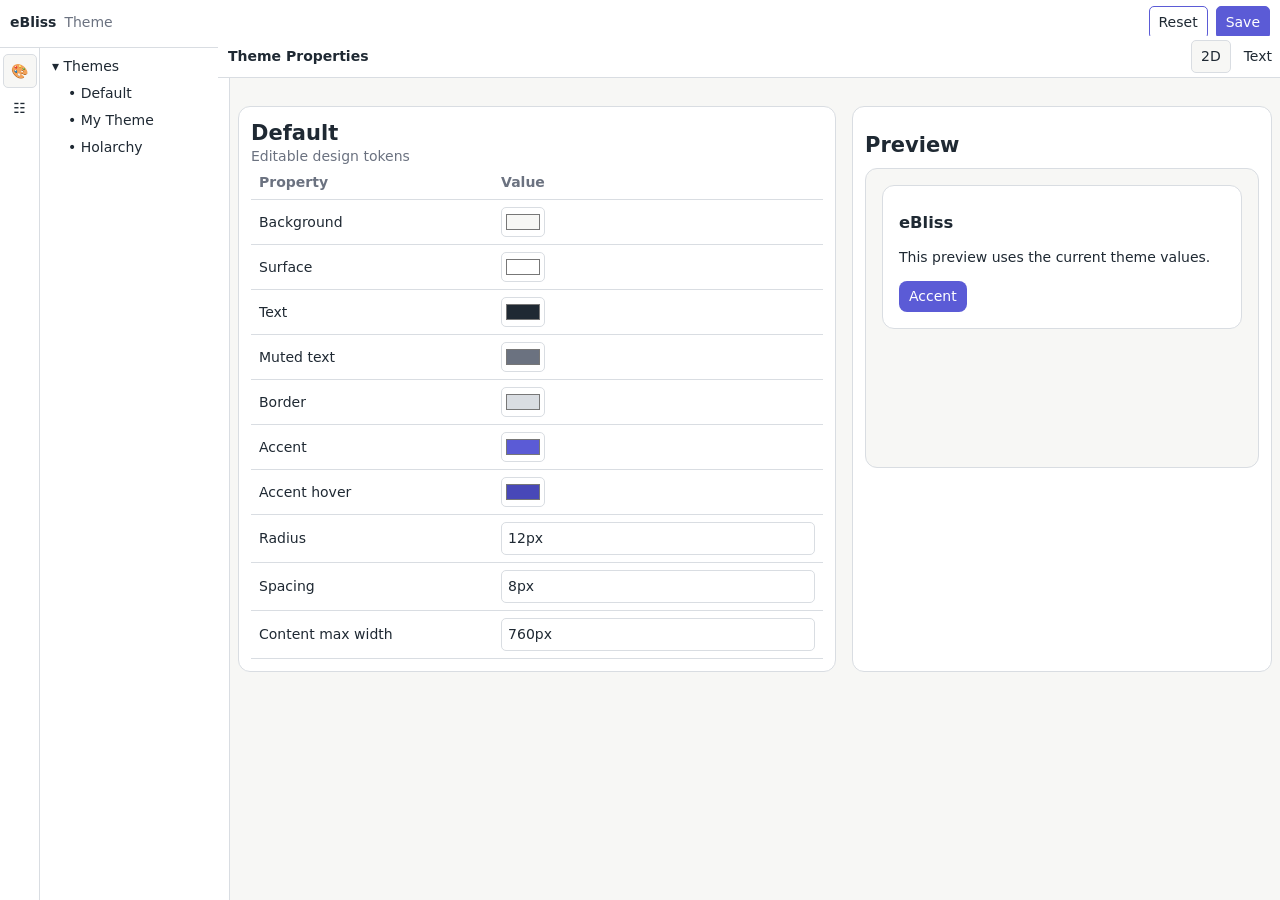
<file: index.html>
<!doctype html>
<html lang="en">
<head>
<meta charset="utf-8">
<meta name="viewport" content="width=device-width,initial-scale=1">
<title>eBliss Theme</title>
<link rel="stylesheet" href="theme.css">
<link rel="stylesheet" href="shell.css">
<link rel="stylesheet" href="navigation.css">
<style>
.eb-theme-editor{display:grid;grid-template-columns:minmax(0,1fr) minmax(280px,420px);gap:16px}
.eb-properties{width:100%;border-collapse:collapse}
.eb-properties th,.eb-properties td{border-bottom:1px solid var(--eb-border);padding:7px 8px;text-align:left;vertical-align:middle}
.eb-properties th{font-weight:600;color:var(--eb-muted)}
.eb-properties input[type=color]{width:44px;height:30px;padding:2px}
.eb-properties input[type=text],.eb-properties select{width:100%;padding:6px}
.eb-preview{min-height:300px;padding:16px;border:1px solid var(--eb-border);border-radius:var(--eb-radius);background:var(--eb-bg)}
.eb-preview-card{background:var(--eb-surface);border:1px solid var(--eb-border);border-radius:var(--eb-radius);padding:16px;box-shadow:var(--eb-shadow)}
.eb-preview-accent{display:inline-block;background:var(--eb-accent);color:#fff;padding:6px 10px;border-radius:8px}
@media(max-width:800px){.eb-theme-editor{grid-template-columns:1fr}.eb-navigation{grid-template-columns:44px 180px 1fr}}
</style>
</head>
<body>
<div class="eb-shell">
<header class="eb-header"><div class="eb-header-inner"><div class="eb-row"><a class="eb-brand" href="/">eBliss</a><span class="eb-app-name">Theme</span></div><div class="eb-row"><button id="reset" class="secondary">Reset</button><button id="save">Save</button></div></div></header>
<div class="eb-navigation">
<nav class="eb-app-rail" aria-label="Applications"><button class="eb-app-button" aria-current="true" title="Theme">🎨</button><button class="eb-app-button" title="Lists">☷</button></nav>
<nav class="eb-tree" aria-label="Theme context"><div class="eb-tree-row"><button class="eb-tree-node">▾ Themes</button></div><div class="eb-tree-row" style="padding-left:16px"><button class="eb-tree-node" aria-current="true">• Default</button></div><div class="eb-tree-row" style="padding-left:16px"><button class="eb-tree-node">• My Theme</button></div><div class="eb-tree-row" style="padding-left:16px"><button class="eb-tree-node">• Holarchy</button></div></nav>
<main class="eb-main">
<div class="eb-subheader" style="margin:-20px -20px 20px"><div class="eb-subheader-inner"><strong>Theme Properties</strong><div class="eb-view-controls"><button class="eb-view-button" aria-current="true">2D</button><button class="eb-view-button">Text</button></div></div></div>
<div class="eb-theme-editor">
<section class="eb-card"><div class="eb-spread"><div><h2 style="margin:0">Default</h2><span class="eb-muted">Editable design tokens</span></div></div><table class="eb-properties"><thead><tr><th>Property</th><th>Value</th></tr></thead><tbody id="properties"></tbody></table></section>
<aside class="eb-card"><h2>Preview</h2><div class="eb-preview"><div class="eb-preview-card"><h3>eBliss</h3><p>This preview uses the current theme values.</p><span class="eb-preview-accent">Accent</span></div></div></aside>
</div>
<p id="status" class="eb-muted"></p>
</main></div></div>
<script type="module">
const defaults={
  bg:'#f7f7f5',surface:'#ffffff',text:'#1f2933',muted:'#6b7280',border:'#d9dde2',accent:'#5b5bd6',accentHover:'#4848b8',radius:'12px',space:'8px',maxWidth:'760px'
};
const labels={bg:'Background',surface:'Surface',text:'Text',muted:'Muted text',border:'Border',accent:'Accent',accentHover:'Accent hover',radius:'Radius',space:'Spacing',maxWidth:'Content max width'};
const colors=new Set(['bg','surface','text','muted','border','accent','accentHover']);
const values={...defaults,...JSON.parse(localStorage.getItem('ebliss-theme-values')||'{}')};
const root=document.documentElement;
function apply(){for(const [k,v] of Object.entries(values))root.style.setProperty('--eb-'+k,v)}
function render(){const body=document.querySelector('#properties');body.innerHTML='';for(const key of Object.keys(defaults)){const tr=document.createElement('tr');const td1=document.createElement('td');td1.textContent=labels[key]||key;const td2=document.createElement('td');const input=document.createElement('input');input.type=colors.has(key)?'color':'text';input.value=values[key];input.addEventListener('input',()=>{values[key]=input.value;apply()});td2.append(input);tr.append(td1,td2);body.append(tr)}}
apply();render();
document.querySelector('#save').onclick=()=>{localStorage.setItem('ebliss-theme-values',JSON.stringify(values));document.querySelector('#status').textContent='Theme saved on this device.'};
document.querySelector('#reset').onclick=()=>{Object.assign(values,defaults);apply();render();localStorage.removeItem('ebliss-theme-values');document.querySelector('#status').textContent='Theme reset.'};
</script>
</body>
</html>
</file>
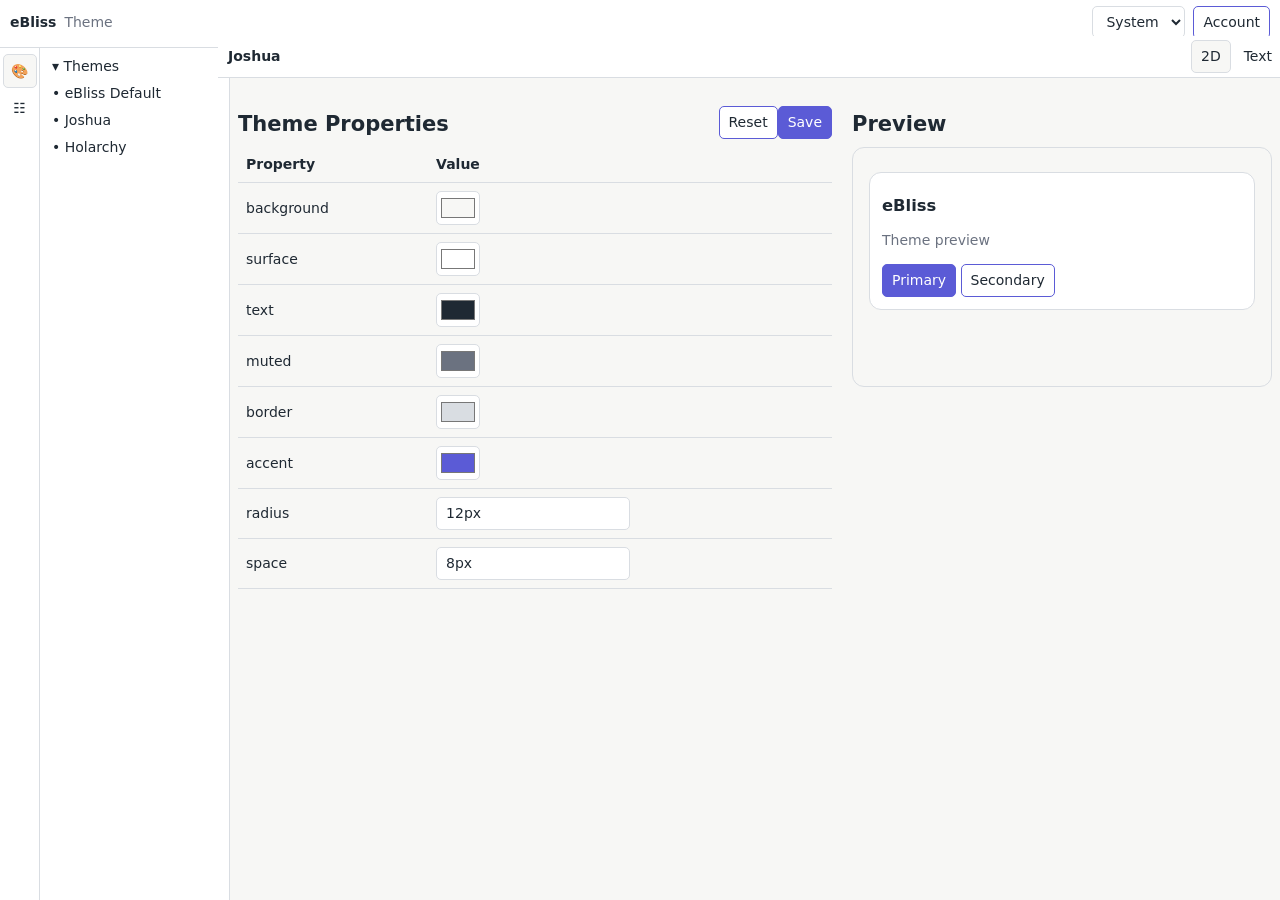
<file: theme-app.html>
<!doctype html>
<html lang="en">
<head>
  <meta charset="utf-8">
  <meta name="viewport" content="width=device-width,initial-scale=1">
  <title>eBliss Theme</title>
  <link rel="stylesheet" href="theme.css">
  <link rel="stylesheet" href="shell.css">
  <link rel="stylesheet" href="navigation.css">
  <style>
    .theme-editor { display:grid; grid-template-columns:minmax(320px,1fr) minmax(280px,420px); gap:20px; }
    .property-table { width:100%; border-collapse:collapse; }
    .property-table th,.property-table td { padding:8px; border-bottom:1px solid var(--eb-border); text-align:left; }
    .property-table input[type=color] { width:44px; height:34px; padding:2px; }
    .preview { min-height:240px; border:1px solid var(--eb-border); border-radius:var(--eb-radius); padding:16px; background:var(--eb-bg); }
    @media(max-width:800px){.theme-editor{grid-template-columns:1fr}.eb-navigation{grid-template-columns:44px 180px 1fr}}
  </style>
</head>
<body>
<div class="eb-shell">
  <header class="eb-header"><div class="eb-header-inner">
    <div class="eb-row"><a class="eb-brand" href="/">eBliss</a><span class="eb-app-name">Theme</span></div>
    <div class="eb-row"><select id="appearance" aria-label="Appearance"><option value="system">System</option><option value="light">Light</option><option value="dark">Dark</option></select><button class="secondary">Account</button></div>
  </div></header>
  <div class="eb-navigation">
    <nav class="eb-app-rail" aria-label="Applications"><button class="eb-app-button" aria-current="true" title="Theme">🎨</button><button class="eb-app-button" title="Lists">☷</button></nav>
    <nav class="eb-tree" aria-label="Themes">
      <div class="eb-tree-row"><button class="eb-tree-node">▾ Themes</button></div>
      <div class="eb-tree-row"><button class="eb-tree-node">• eBliss Default</button></div>
      <div class="eb-tree-row"><button class="eb-tree-node">• Joshua</button></div>
      <div class="eb-tree-row"><button class="eb-tree-node">• Holarchy</button></div>
    </nav>
    <main class="eb-main">
      <div class="eb-subheader" style="margin:-20px -20px 20px"><div class="eb-subheader-inner"><strong>Joshua</strong><div class="eb-view-controls"><button class="eb-view-button secondary" aria-current="true">2D</button><button class="eb-view-button secondary">Text</button></div></div></div>
      <div class="theme-editor">
        <section><div class="eb-spread"><h2>Theme Properties</h2><div><button id="reset" class="secondary">Reset</button><button id="save">Save</button></div></div>
          <table class="property-table"><thead><tr><th>Property</th><th>Value</th></tr></thead><tbody id="properties"></tbody></table>
        </section>
        <section><h2>Preview</h2><div class="preview"><div class="eb-card"><h3>eBliss</h3><p class="eb-muted">Theme preview</p><button>Primary</button> <button class="secondary">Secondary</button></div></div></section>
      </div>
    </main>
  </div>
</div>
<script>
const defaults={background:'#f7f7f5',surface:'#ffffff',text:'#1f2933',muted:'#6b7280',border:'#d9dde2',accent:'#5b5bd6',radius:'12px',space:'8px'};
const keyMap={background:'--eb-bg',surface:'--eb-surface',text:'--eb-text',muted:'--eb-muted',border:'--eb-border',accent:'--eb-accent',radius:'--eb-radius',space:'--eb-space'};
const colorKeys=new Set(['background','surface','text','muted','border','accent']);
let values={...defaults};
const body=document.getElementById('properties');
function render(){body.innerHTML='';for(const [key,value] of Object.entries(values)){const tr=document.createElement('tr');const label=key.replace(/([A-Z])/g,' $1');const control=colorKeys.has(key)?`<input type="color" data-key="${key}" value="${value}">`:`<input data-key="${key}" value="${value}">`;tr.innerHTML=`<td>${label}</td><td>${control}</td>`;body.append(tr)}body.querySelectorAll('[data-key]').forEach(el=>el.addEventListener('input',()=>{values[el.dataset.key]=el.value;apply()}));}
function apply(){for(const [key,css] of Object.entries(keyMap))document.documentElement.style.setProperty(css,values[key]);}
document.getElementById('appearance').addEventListener('change',e=>{document.documentElement.dataset.theme=e.target.value==='system'?'':e.target.value});
document.getElementById('reset').onclick=()=>{values={...defaults};render();apply()};
document.getElementById('save').onclick=()=>{localStorage.setItem('ebliss-theme-joshua',JSON.stringify(values));alert('Theme saved locally for this prototype.')};
try{const saved=JSON.parse(localStorage.getItem('ebliss-theme-joshua'));if(saved)values={...defaults,...saved}}catch{}
render();apply();
</script>
</body>
</html>
</file>
<file: theme.css>
:root {
  --eb-bg: #f7f7f5;
  --eb-surface: #ffffff;
  --eb-text: #1f2933;
  --eb-muted: #6b7280;
  --eb-border: #d9dde2;
  --eb-accent: #5b5bd6;
  --eb-accent-hover: #4848b8;
  --eb-radius: 6px;
  --eb-shadow: none;
  --eb-space: 6px;
  --eb-max-width: none;
}

:root[data-theme='dark'] { color-scheme: dark; }
:root[data-theme='light'] { color-scheme: light; }
:root[data-density='compact'] { --eb-space: 4px; }
:root[data-density='comfortable'] { --eb-space: 6px; }
:root[data-density='spacious'] { --eb-space: 10px; }

* { box-sizing: border-box; }

html, body { margin: 0; min-height: 100%; }
body {
  padding: 0;
  background: var(--eb-bg);
  color: var(--eb-text);
  font-family: system-ui, -apple-system, BlinkMacSystemFont, "Segoe UI", sans-serif;
  line-height: 1.35;
  font-size: 14px;
}

.eb-container { width: 100%; margin: 0; }
.eb-card {
  background: var(--eb-surface);
  border: 1px solid var(--eb-border);
  border-radius: var(--eb-radius);
  box-shadow: var(--eb-shadow);
  padding: 12px;
  margin: 8px 0;
}
.eb-muted { color: var(--eb-muted); }
a { color: var(--eb-accent); }
button, input, select {
  font: inherit;
  padding: 6px 9px;
  border-radius: 5px;
  border: 1px solid var(--eb-border);
}
button { cursor: pointer; background: var(--eb-accent); color: white; border-color: var(--eb-accent); }
button:hover { background: var(--eb-accent-hover); }
button.secondary { background: var(--eb-surface); color: var(--eb-text); }
input, select { background: var(--eb-surface); color: var(--eb-text); }
.eb-row { display: flex; gap: var(--eb-space); align-items: center; flex-wrap: wrap; }
.eb-spread { display: flex; justify-content: space-between; gap: var(--eb-space); align-items: center; flex-wrap: wrap; }
.eb-list { padding-left: 20px; }
.eb-list li { margin: 3px 0; }
h1, h2, h3 { margin-top: 0.6em; margin-bottom: 0.4em; }

@media (prefers-color-scheme: dark) {
  :root:not([data-theme='light']) {
    --eb-bg: #111318; --eb-surface: #1a1d24; --eb-text: #f3f4f6; --eb-muted: #a3aab5; --eb-border: #343943; --eb-shadow: none;
  }
}
</file>
<file: shell.css>
.eb-shell {
  min-height: 100vh;
  display: flex;
  flex-direction: column;
  background: var(--eb-bg);
  color: var(--eb-text);
}

.eb-header,
.eb-subheader {
  flex: 0 0 auto;
  border-bottom: 1px solid var(--eb-border);
  background: var(--eb-surface);
}

.eb-header { min-height: 48px; padding: 6px 10px; }
.eb-subheader { min-height: 36px; padding: 4px 10px; }

.eb-header-inner,
.eb-subheader-inner {
  display: flex;
  align-items: center;
  gap: 8px;
  flex-wrap: wrap;
}
.eb-header-inner { justify-content: space-between; }
.eb-subheader-inner { justify-content: space-between; }
.eb-brand { font-weight: 700; text-decoration: none; color: var(--eb-text); }
.eb-app-name { color: var(--eb-muted); }
.eb-view-controls { display: flex; gap: 3px; align-items: center; flex-wrap: wrap; }
.eb-view-button { background: transparent; color: var(--eb-text); border-color: transparent; }
.eb-view-button[aria-current="true"] { background: var(--eb-bg); border-color: var(--eb-border); }

.eb-main {
  min-width: 0;
  min-height: 0;
  padding: 8px;
  display: flex;
  flex-direction: column;
}

.eb-content { min-height: 0; flex: 1 1 auto; }

.eb-agent {
  flex: 0 0 auto;
  min-height: 72px;
  margin-top: 8px;
  padding: 8px;
  border: 1px solid var(--eb-border);
  background: var(--eb-surface);
}

.eb-agent-label { font-size: 12px; color: var(--eb-muted); margin-bottom: 4px; }
.eb-agent-row { display: flex; gap: 6px; align-items: center; }
.eb-agent-row input { flex: 1; min-width: 0; }
</file>
<file: navigation.css>
.eb-navigation {
  flex: 1 1 auto;
  min-height: 0;
  display: grid;
  grid-template-columns: 40px 190px minmax(0, 1fr);
}

/* Apps with an explicit draggable tree splitter need a fourth grid track.
   This rule is intentionally scoped so ordinary theme navigation is unchanged. */
.eb-navigation:has(.eb-tree-splitter) {
  grid-template-columns: 48px var(--tree-width, 220px) 6px minmax(0, 1fr);
}

.eb-app-rail {
  display: flex;
  flex-direction: column;
  align-items: center;
  gap: 3px;
  padding: 6px 3px;
  border-right: 1px solid var(--eb-border);
  background: var(--eb-surface);
}

.eb-app-button,
.eb-tree-node {
  color: var(--eb-text);
  background: transparent;
  border: 1px solid transparent;
}

.eb-app-button { width: 34px; min-height: 34px; padding: 4px; }
.eb-app-button[aria-current="true"] { border-color: var(--eb-border); background: var(--eb-bg); }

.eb-tree {
  padding: 5px;
  border-right: 1px solid var(--eb-border);
  background: var(--eb-surface);
  overflow: auto;
}

.eb-tree-row { min-height: 26px; display: flex; align-items: center; }
.eb-tree-node { width: 100%; text-align: left; padding: 3px 6px; }
.eb-tree-node:hover, .eb-app-button:hover { background: var(--eb-bg); }

@media (max-width: 720px) {
  .eb-navigation:not(:has(.eb-tree-splitter)) { grid-template-columns: 36px minmax(0, 1fr); }
  .eb-navigation:not(:has(.eb-tree-splitter)) .eb-tree { display: none; }
}
</file>
